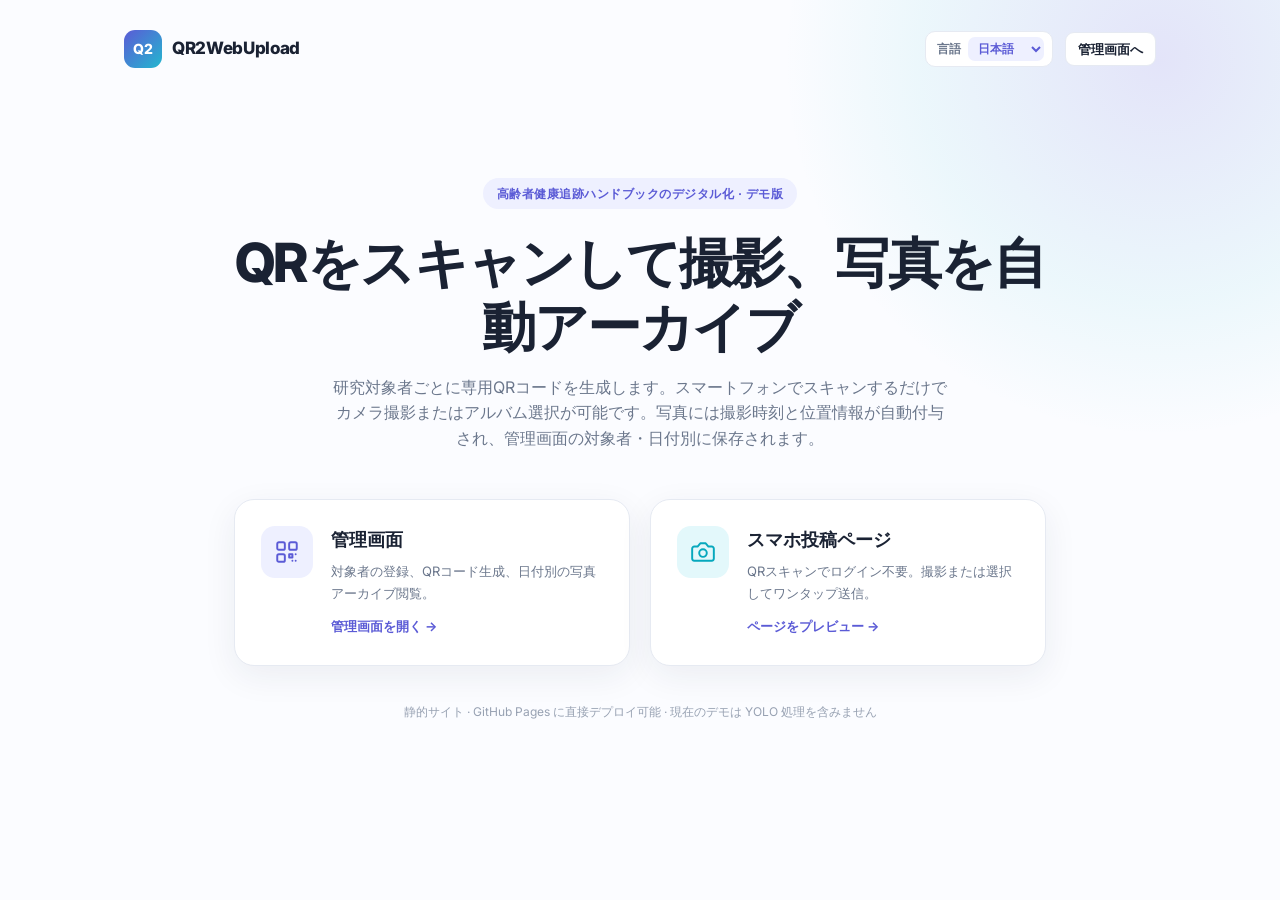
<file: index.html>
<!DOCTYPE html>
<html lang="ja">
<head>
  <meta charset="UTF-8">
  <meta name="viewport" content="width=device-width, initial-scale=1.0">
  <meta http-equiv="refresh" content="0; url=demo/">
  <title>QR2WebUpload</title>
  <script>
    location.replace('demo/' + location.search + location.hash);
  </script>
</head>
<body>
  <p>Redirecting to <a href="demo/">QR2WebUpload demo</a>…</p>
</body>
</html>
</file>
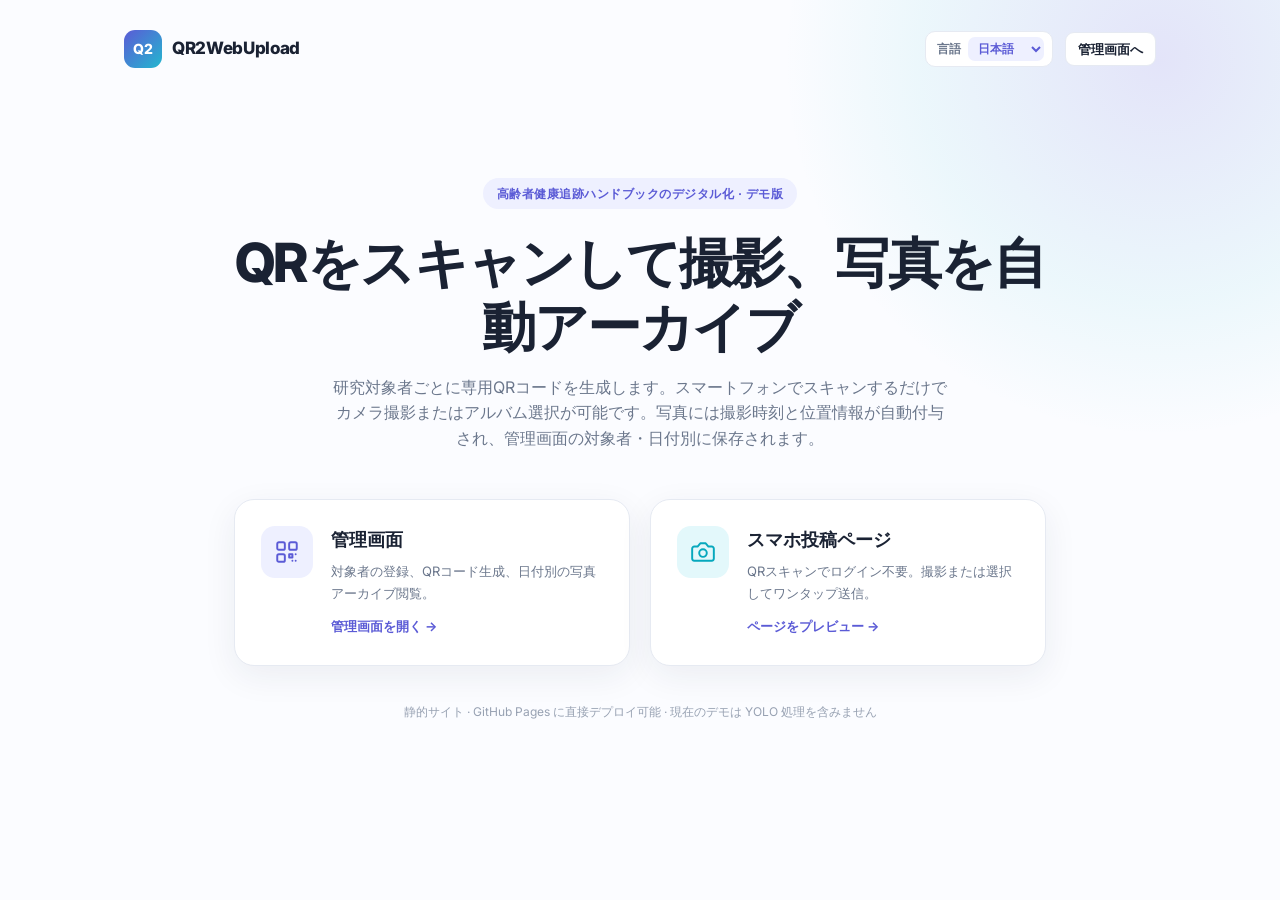
<file: demo/index.html>
<!DOCTYPE html>
<html lang="ja">
<head>
  <meta charset="UTF-8">
  <meta name="viewport" content="width=device-width, initial-scale=1.0">
  <title data-i18n-tag="index.title">QR2WebUpload · 健康手册照片收集系统</title>
  <link rel="stylesheet" href="css/style.css">
</head>
<body class="landing-page">
  <div class="landing-glow"></div>
  <header class="landing-top">
    <div class="brand-lockup">
      <div class="brand-mark">Q2</div>
      <div class="brand-text">QR2WebUpload</div>
    </div>
    <div class="header-actions">
      <label class="lang-switch">
        <span data-i18n="common.language">语言</span>
        <select data-lang-select aria-label="Language"></select>
      </label>
      <a class="btn btn-ghost btn-sm" href="admin.html" data-i18n="index.adminBtn">进入管理后台</a>
    </div>
  </header>

  <main class="landing-main">
    <span class="pill" data-i18n="index.pill">老年人健康追踪手册数字化 · 演示版</span>
    <h1 data-i18n="index.h1">扫码拍摄，照片自动归档</h1>
    <p class="landing-lead" data-i18n="index.lead">
      为每位研究对象生成专属二维码，手机扫码即可调用摄像头拍照或从相册选图。
      照片自动附带拍摄时间与位置信息，并归档到管理后台对应的研究对象与日期下。
    </p>

    <div class="landing-cards">
      <a class="landing-card" href="admin.html">
        <div class="landing-card-icon icon-indigo">
          <svg viewBox="0 0 24 24" fill="none" stroke="currentColor" stroke-width="1.8" stroke-linecap="round" stroke-linejoin="round"><rect x="3" y="3" width="7" height="7" rx="1.5"/><rect x="14" y="3" width="7" height="7" rx="1.5"/><rect x="3" y="14" width="7" height="7" rx="1.5"/><path d="M14 14h3v3h-3zM20 14v.01M17 20v.01M20 20v.01"/></svg>
        </div>
        <div class="landing-card-body">
          <h2 data-i18n="index.cardAdminTitle">管理后台</h2>
          <p data-i18n="index.cardAdminDesc">创建研究对象、生成二维码、按日期查看照片档案。</p>
          <span class="landing-link" data-i18n="index.cardAdminLink">打开后台 →</span>
        </div>
      </a>

      <a class="landing-card" href="upload.html">
        <div class="landing-card-icon icon-cyan">
          <svg viewBox="0 0 24 24" fill="none" stroke="currentColor" stroke-width="1.8" stroke-linecap="round" stroke-linejoin="round"><path d="M14.5 4h-5L7 7H4a2 2 0 0 0-2 2v9a2 2 0 0 0 2 2h16a2 2 0 0 0 2-2V9a2 2 0 0 0-2-2h-3l-2.5-3Z"/><circle cx="12" cy="13" r="3.5"/></svg>
        </div>
        <div class="landing-card-body">
          <h2 data-i18n="index.cardUploadTitle">手机上传页</h2>
          <p data-i18n="index.cardUploadDesc">扫码后免登录进入，拍照或选图后一键提交。</p>
          <span class="landing-link" data-i18n="index.cardUploadLink">预览页面 →</span>
        </div>
      </a>
    </div>

    <div class="landing-foot" data-i18n="index.foot">
      静态站点 · 可直接部署至 GitHub Pages · 当前演示暂不包含 YOLO 识别流程
    </div>
  </main>

  <script src="js/i18n.js"></script>
</body>
</html>
</file>
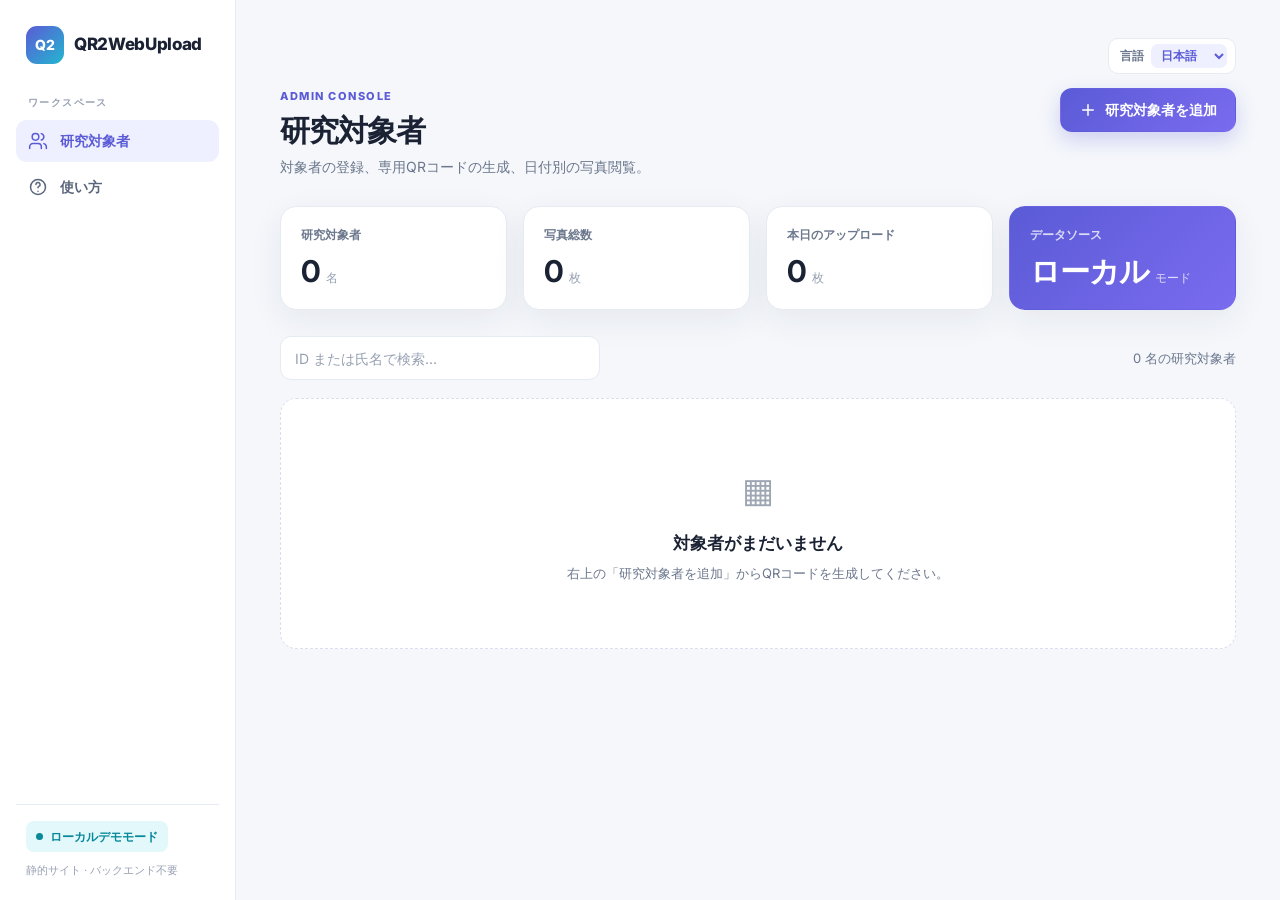
<file: demo/admin.html>
<!DOCTYPE html>
<html lang="ja">
<head>
  <meta charset="UTF-8">
  <meta name="viewport" content="width=device-width, initial-scale=1.0">
  <title data-i18n-tag="admin.title">管理后台 · QR2WebUpload</title>
  <link rel="stylesheet" href="css/style.css">
</head>
<body class="admin-page">
  <div class="app-shell">
    <aside class="sidebar">
      <a class="sidebar-brand" href="index.html">
        <span class="brand-mark">Q2</span>
        <span class="brand-text">QR2WebUpload</span>
      </a>
      <div class="sidebar-label" data-i18n="admin.workbench">工作台</div>
      <nav class="nav">
        <button class="nav-item active" data-view="subjects">
          <svg viewBox="0 0 24 24" fill="none" stroke="currentColor" stroke-width="1.8" stroke-linecap="round" stroke-linejoin="round"><path d="M16 21v-2a4 4 0 0 0-4-4H6a4 4 0 0 0-4 4v2"/><circle cx="9" cy="7" r="4"/><path d="M22 21v-2a4 4 0 0 0-3-3.87M16 3.13a4 4 0 0 1 0 7.75"/></svg>
          <span data-i18n="admin.navSubjects">研究对象</span>
        </button>
        <button class="nav-item" data-view="help">
          <svg viewBox="0 0 24 24" fill="none" stroke="currentColor" stroke-width="1.8" stroke-linecap="round" stroke-linejoin="round"><circle cx="12" cy="12" r="9"/><path d="M9.5 9a2.5 2.5 0 1 1 3.5 2.3c-.8.4-1 1-1 1.7M12 17h.01"/></svg>
          <span data-i18n="admin.navHelp">使用说明</span>
        </button>
      </nav>
      <div class="sidebar-foot">
        <div id="modeBadge" class="mode-badge">本地演示模式</div>
        <div class="sidebar-foot-note" data-i18n="admin.footNote">静态站点 · 无后端依赖</div>
      </div>
    </aside>

    <main class="main">
      <div class="admin-topbar">
        <label class="lang-switch">
          <span data-i18n="common.language">语言</span>
          <select data-lang-select aria-label="Language"></select>
        </label>
      </div>
      <div id="configBanner" class="banner banner-warn" hidden></div>

      <section id="view-subjects" class="view">
        <header class="page-head">
          <div>
            <div class="eyebrow" data-i18n="admin.eyebrow">ADMIN CONSOLE</div>
            <h1 data-i18n="admin.h1">研究对象</h1>
            <p data-i18n="admin.lead">创建受访者档案、生成专属二维码，按日期查看上传的手册照片。</p>
          </div>
          <button id="btnNewSubject" class="btn btn-primary">
            <svg viewBox="0 0 24 24" fill="none" stroke="currentColor" stroke-width="2" stroke-linecap="round"><path d="M12 5v14M5 12h14"/></svg>
            <span data-i18n="admin.newSubject">新建研究对象</span>
          </button>
        </header>

        <div class="stats">
          <div class="stat-card"><span class="stat-label" data-i18n="admin.statSubjects">研究对象</span><strong id="statSubjects">0</strong><span class="stat-unit" data-i18n="admin.unitPersons">位</span></div>
          <div class="stat-card"><span class="stat-label" data-i18n="admin.statPhotos">累计照片</span><strong id="statPhotos">0</strong><span class="stat-unit" data-i18n="admin.unitPhotos">张</span></div>
          <div class="stat-card"><span class="stat-label" data-i18n="admin.statToday">今日上传</span><strong id="statToday">0</strong><span class="stat-unit" data-i18n="admin.unitPhotos">张</span></div>
          <div class="stat-card stat-accent"><span class="stat-label" data-i18n="admin.statSource">数据来源</span><strong id="statMode" class="stat-text">本地</strong><span class="stat-unit" data-i18n="admin.unitMode">模式</span></div>
        </div>

        <div class="toolbar">
          <input id="searchInput" class="input search-input" type="search" data-i18n-ph="admin.searchPh" placeholder="搜索编号或称呼…">
          <span id="subjectCount" class="muted"></span>
        </div>

        <div id="subjectGrid" class="subject-grid"></div>
      </section>

      <section id="view-subject" class="view" hidden>
        <button id="btnBack" class="btn btn-ghost btn-back" data-i18n="admin.back">← 返回研究对象列表</button>
        <header class="page-head">
          <div>
            <div id="detailId" class="eyebrow">P001</div>
            <h1 id="detailName">研究对象</h1>
            <p id="detailNote"></p>
          </div>
          <div class="head-actions">
            <button id="btnDetailQR" class="btn btn-ghost" data-i18n="admin.detailQR">查看二维码</button>
            <button id="btnDetailOpen" class="btn btn-primary" data-i18n="admin.detailOpen">打开上传页</button>
          </div>
        </header>
        <div id="detailMeta" class="detail-meta"></div>
        <div id="dateGroups" class="date-groups"></div>
      </section>

      <section id="view-help" class="view" hidden>
        <header class="page-head">
          <div>
            <div class="eyebrow" data-i18n="admin.helpEyebrow">DOCUMENTATION</div>
            <h1 data-i18n="admin.helpH1">使用说明</h1>
            <p data-i18n="admin.helpLead">本地演示与跨设备云端部署的配置方式。</p>
          </div>
        </header>

        <div class="help-grid">
          <article class="help-card">
            <h3 data-i18n="admin.help1Title">1. 快速本地演示</h3>
            <p data-i18n="admin.help1Body">默认使用浏览器本地存储（localStorage），打开页面即可创建研究对象、生成二维码、上传照片。适合在同一台电脑上演示完整界面流程。</p>
            <p class="help-hint" data-i18n="admin.help1Hint">注意：本地模式下手机扫码上传的数据只保存在手机浏览器里，不会同步到电脑后台。</p>
          </article>

          <article class="help-card">
            <h3 data-i18n="admin.help2Title">2. 开启跨设备同步</h3>
            <div data-i18n-html="admin.help2Steps">
              <ol>
                <li>在 Supabase 新建项目，进入 SQL Editor 执行仓库中的 <code>supabase.sql</code>。</li>
                <li>打开 <code>js/config.js</code>，将 <code>mode</code> 改为 <code>'supabase'</code>，填入 <code>supabaseUrl</code> 与 <code>supabaseAnonKey</code>。</li>
                <li>将 <code>siteBaseUrl</code> 填为 GitHub Pages 访问地址（以 <code>/</code> 结尾），例如 <code>https://用户名.github.io/仓库名/demo/</code>。</li>
                <li>提交到 GitHub，在 Settings → Pages 中选择分支根目录（若 demo 在子目录，访问 <code>/demo/</code>）。</li>
              </ol>
            </div>
            <p class="help-hint" data-i18n="admin.help2Hint">anon key 可以公开在前端；service_role key 绝不可写入前端。演示策略允许匿名读写，正式研究请增加登录与行级安全策略。</p>
          </article>

          <article class="help-card">
            <h3 data-i18n="admin.help3Title">3. 二维码与参数</h3>
            <div data-i18n-html="admin.help3Body">
              <p>每个研究对象自动获得形如 <code>P001</code> 的编号。二维码指向 <code>upload.html?pid=P001</code>，扫码后页面自动锁定研究对象，无需手动输入。</p>
              <p>如需按天区分，可在链接后追加 <code>&amp;day=3</code>（当前演示仅记录，不参与归档）。</p>
            </div>
          </article>

          <article class="help-card">
            <h3 data-i18n="admin.help4Title">4. 拍摄时间与位置</h3>
            <div data-i18n-html="admin.help4Body">
              <p>上传页在压缩图片<strong>之前</strong>读取原始照片的 EXIF 信息，提取拍摄时间与 GPS 坐标，并通过公开地理编码服务转换为地名。后台照片卡片显示时间与位置标签，点击可查看详情。</p>
            </div>
            <p class="help-hint" data-i18n="admin.help4Hint">若手机相机未开启定位权限，照片可能不含 GPS 信息，此时仍会显示上传时间。</p>
          </article>
        </div>
      </section>
    </main>
  </div>

  <div id="modalNew" class="modal" hidden>
    <div class="modal-backdrop" data-close="modalNew"></div>
    <div class="modal-panel">
      <div class="modal-head"><h3 data-i18n="admin.modalNewTitle">新建研究对象</h3><button class="icon-btn" data-close="modalNew" data-i18n-aria="common.close" aria-label="关闭">×</button></div>
      <div class="modal-body">
        <label class="field"><span data-i18n="admin.fieldId">研究对象编号（自动生成）</span><input id="newId" class="input" readonly></label>
        <label class="field"><span data-i18n-html="admin.fieldName">姓名 / 称呼 <em>*</em></span><input id="newName" class="input" data-i18n-ph="admin.namePh" placeholder="例如：王奶奶" maxlength="40"></label>
        <label class="field"><span data-i18n="admin.fieldNote">备注</span><input id="newNote" class="input" data-i18n-ph="admin.notePh" placeholder="选填，例如：社区 A 组" maxlength="80"></label>
      </div>
      <div class="modal-foot"><button class="btn btn-ghost" data-close="modalNew" data-i18n="common.cancel">取消</button><button id="btnCreate" class="btn btn-primary" data-i18n="admin.createBtn">创建并生成二维码</button></div>
    </div>
  </div>

  <div id="modalQR" class="modal" hidden>
    <div class="modal-backdrop" data-close="modalQR"></div>
    <div class="modal-panel modal-panel-sm">
      <div class="modal-head"><h3 id="qrTitle">研究对象二维码</h3><button class="icon-btn" data-close="modalQR" data-i18n-aria="common.close" aria-label="关闭">×</button></div>
      <div class="modal-body qr-body">
        <div class="qr-canvas-wrap"><canvas id="qrCanvas" width="300" height="300"></canvas></div>
        <p id="qrSubject" class="qr-subject"></p>
        <div class="qr-url-row"><input id="qrUrl" class="input" readonly><button id="btnCopyUrl" class="btn btn-ghost btn-sm" data-i18n="admin.copy">复制</button></div>
        <p class="qr-tip" data-i18n="admin.qrTip">打印在手册上，受访者扫码即可进入拍照上传页面。</p>
      </div>
      <div class="modal-foot"><button id="btnDownloadQR" class="btn btn-primary" data-i18n="admin.downloadQR">下载二维码 PNG</button></div>
    </div>
  </div>

  <div id="modalPhoto" class="modal modal-photo" hidden>
    <div class="modal-backdrop" data-close="modalPhoto"></div>
    <div class="modal-panel photo-panel">
      <div class="photo-stage"><img id="photoFull" alt="手册照片" data-i18n-alt="admin.photoTitle"></div>
      <div class="photo-side">
        <div class="modal-head"><h3 data-i18n="admin.photoTitle">照片详情</h3><button class="icon-btn" data-close="modalPhoto" data-i18n-aria="common.close" aria-label="关闭">×</button></div>
        <dl id="photoMeta" class="meta-list"></dl>
        <div id="photoNote" class="photo-note"></div>
        <button id="btnDeletePhoto" class="btn btn-danger" data-i18n="admin.btnDeletePhoto">删除这张照片</button>
      </div>
    </div>
  </div>

  <div id="modalConfirm" class="modal" hidden>
    <div class="modal-backdrop" data-close="modalConfirm"></div>
    <div class="modal-panel modal-panel-sm">
      <div class="modal-head"><h3 data-i18n="admin.confirmTitle">请确认</h3><button class="icon-btn" data-close="modalConfirm" data-i18n-aria="common.close" aria-label="关闭">×</button></div>
      <div class="modal-body"><p id="confirmText" class="confirm-text"></p></div>
      <div class="modal-foot"><button class="btn btn-ghost" data-close="modalConfirm" data-i18n="common.cancel">取消</button><button id="btnConfirmOk" class="btn btn-danger" data-i18n="common.confirmDelete">确认删除</button></div>
    </div>
  </div>

  <script src="js/i18n.js"></script>
  <script src="vendor/qrcode.min.js"></script>
  <script src="js/config.js"></script>
  <script src="js/utils.js"></script>
  <script src="js/store.js"></script>
  <script src="js/admin.js"></script>
</body>
</html>
</file>
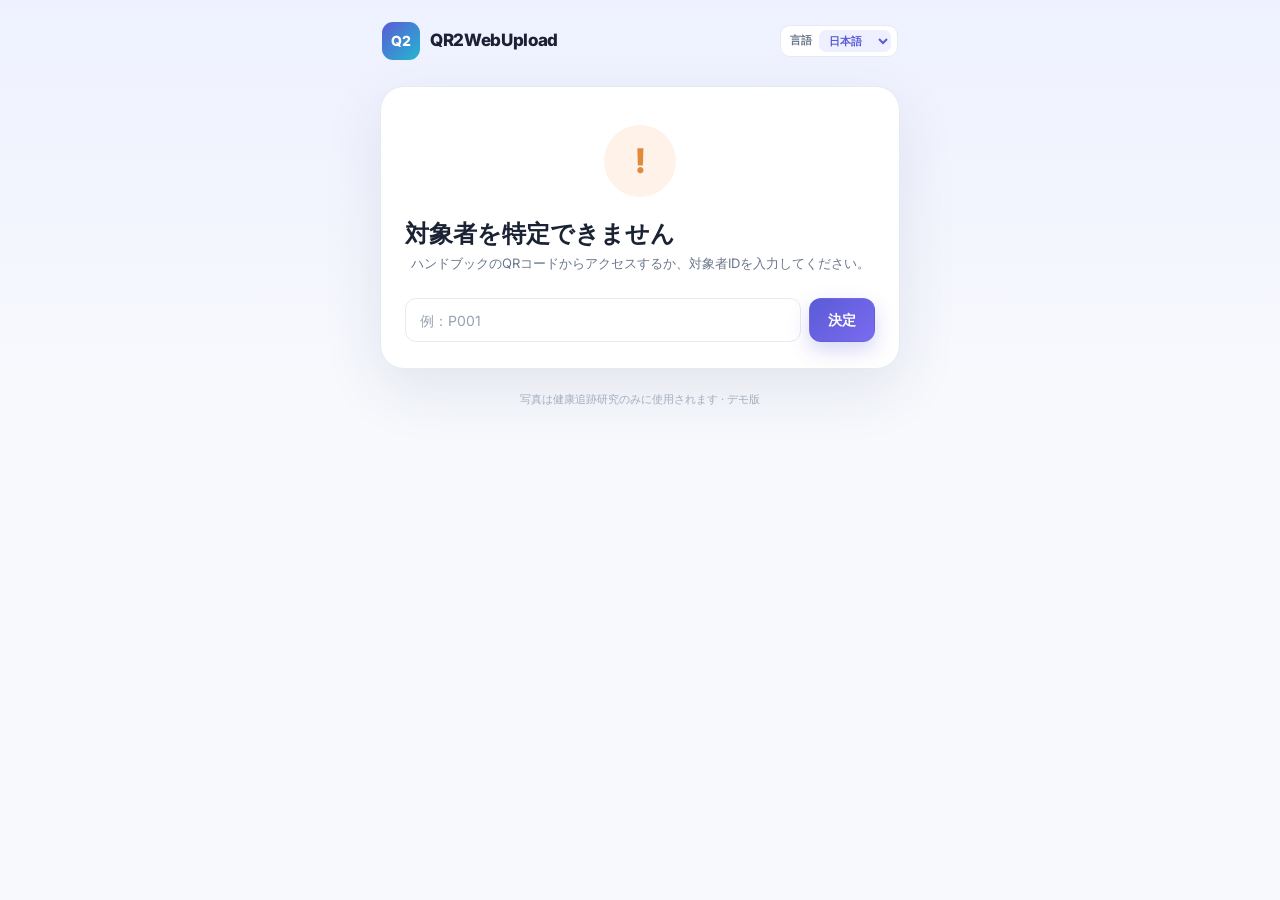
<file: demo/upload.html>
<!DOCTYPE html>
<html lang="ja">
<head>
  <meta charset="UTF-8">
  <meta name="viewport" content="width=device-width, initial-scale=1.0, maximum-scale=1.0, user-scalable=no">
  <title data-i18n-tag="upload.title">照片上传 · QR2WebUpload</title>
  <link rel="stylesheet" href="css/style.css">
</head>
<body class="upload-page">
  <div class="upload-wrap">
    <header class="upload-header">
      <div class="brand-lockup">
        <span class="brand-mark">Q2</span>
        <span class="brand-text">QR2WebUpload</span>
      </div>
      <label class="lang-switch">
        <span data-i18n="common.language">语言</span>
        <select data-lang-select aria-label="Language"></select>
      </label>
    </header>

    <main class="upload-card">
      <section id="uploadIntro">
        <div class="upload-hero-icon">
          <svg viewBox="0 0 24 24" fill="none" stroke="currentColor" stroke-width="1.7" stroke-linecap="round" stroke-linejoin="round"><path d="M14.5 4h-5L7 7H4a2 2 0 0 0-2 2v9a2 2 0 0 0 2 2h16a2 2 0 0 0 2-2V9a2 2 0 0 0-2-2h-3l-2.5-3Z"/><circle cx="12" cy="13" r="3.5"/></svg>
        </div>
        <h1 data-i18n="upload.h1">上传今日手册照片</h1>
        <p class="upload-lead" data-i18n="upload.lead">请拍摄完整手册，尽量保持四角可见、光线充足。</p>

        <div id="subjectBar" class="subject-bar"></div>

        <div class="upload-actions">
          <button id="btnCamera" class="action-btn">
            <span class="action-icon icon-indigo">
              <svg viewBox="0 0 24 24" fill="none" stroke="currentColor" stroke-width="1.8" stroke-linecap="round" stroke-linejoin="round"><path d="M14.5 4h-5L7 7H4a2 2 0 0 0-2 2v9a2 2 0 0 0 2 2h16a2 2 0 0 0 2-2V9a2 2 0 0 0-2-2h-3l-2.5-3Z"/><circle cx="12" cy="13" r="3.5"/></svg>
            </span>
            <strong data-i18n="upload.takePhoto">拍照上传</strong>
            <span data-i18n="upload.takePhotoSub">打开手机摄像头</span>
          </button>
          <button id="btnGallery" class="action-btn">
            <span class="action-icon icon-cyan">
              <svg viewBox="0 0 24 24" fill="none" stroke="currentColor" stroke-width="1.8" stroke-linecap="round" stroke-linejoin="round"><rect x="3" y="3" width="18" height="18" rx="3"/><circle cx="8.5" cy="8.5" r="1.5"/><path d="m21 15-5-5L5 21"/></svg>
            </span>
            <strong data-i18n="upload.fromGallery">从相册选择</strong>
            <span data-i18n="upload.fromGallerySub">上传已有照片</span>
          </button>
        </div>

        <input id="fileCamera" type="file" accept="image/*" capture="environment" hidden>
        <input id="fileGallery" type="file" accept="image/*" hidden>

        <p class="exif-tip">
          <svg viewBox="0 0 24 24" fill="none" stroke="currentColor" stroke-width="1.8" stroke-linecap="round" stroke-linejoin="round"><circle cx="12" cy="12" r="9"/><path d="M12 11v5M12 8h.01"/></svg>
          <span data-i18n="upload.exifTip">系统会读取照片中的拍摄时间与位置，请在相机设置中开启定位权限。</span>
        </p>
      </section>

      <section id="previewArea" hidden>
        <div class="preview-head">
          <h2 data-i18n="upload.confirmTitle">确认照片</h2>
          <button id="btnReset" class="btn btn-ghost btn-sm" data-i18n="upload.chooseAgain">重新选择</button>
        </div>
        <div class="preview-image"><img id="previewImg" data-i18n-alt="upload.previewAlt" alt="待上传照片预览"></div>
        <div id="metaChips" class="meta-chips"></div>
        <label class="field"><span data-i18n="upload.noteLabel">备注（选填）</span><input id="noteInput" class="input" data-i18n-ph="upload.notePh" placeholder="例如：第 3 天"></label>
        <button id="btnSubmit" class="btn btn-primary btn-block" data-i18n="upload.submit">确认上传</button>
      </section>

      <section id="successView" hidden>
        <div class="success-mark">
          <svg viewBox="0 0 24 24" fill="none" stroke="currentColor" stroke-width="2.4" stroke-linecap="round" stroke-linejoin="round"><path d="m5 13 4 4L19 7"/></svg>
        </div>
        <h2 data-i18n="upload.successTitle">上传成功</h2>
        <p id="successText" class="success-text"></p>
        <button id="btnAgain" class="btn btn-primary btn-block" data-i18n="upload.again">继续上传一张</button>
      </section>

      <section id="errorView" hidden>
        <div class="error-mark">!</div>
        <h2 data-i18n="upload.errorTitle">未识别到研究对象</h2>
        <p class="success-text" data-i18n="upload.errorLead">请从手册上的二维码进入，或手动输入研究对象编号。</p>
        <div class="pid-entry">
          <input id="pidInput" class="input" data-i18n-ph="upload.pidPh" placeholder="例如 P001" maxlength="16">
          <button id="btnPid" class="btn btn-primary" data-i18n="upload.ok">确定</button>
        </div>
      </section>
    </main>

    <footer class="upload-foot" data-i18n="upload.foot">照片仅用于健康追踪研究 · 演示版本</footer>
  </div>

  <script src="js/i18n.js"></script>
  <script src="vendor/exifr.min.js"></script>
  <script src="js/config.js"></script>
  <script src="js/utils.js"></script>
  <script src="js/store.js"></script>
  <script src="js/upload.js"></script>
</body>
</html>
</file>
<file: demo/css/style.css>
@import url('https://fonts.googleapis.com/css2?family=Inter:wght@400;500;600;700;800&display=swap');

:root {
  --bg: #f5f7fb;
  --panel: #ffffff;
  --ink: #1a2233;
  --muted: #6b778c;
  --faint: #97a1b2;
  --line: #e6eaf2;
  --brand: #5b5bd6;
  --brand-soft: #eef0ff;
  --cyan: #06a8bd;
  --cyan-soft: #e3f8fb;
  --danger: #e2565d;
  --ok: #17a673;
  --radius: 16px;
  --radius-sm: 10px;
  --shadow: 0 10px 34px rgba(31, 41, 68, 0.07);
  --shadow-lg: 0 24px 70px rgba(24, 32, 56, 0.18);
  --font: 'Inter', -apple-system, BlinkMacSystemFont, 'Segoe UI', 'PingFang SC', 'Hiragino Sans GB', 'Microsoft YaHei', sans-serif;
}

* { box-sizing: border-box; }
[hidden] { display: none !important; }

html, body { margin: 0; padding: 0; }
body {
  font-family: var(--font);
  color: var(--ink);
  background: var(--bg);
  -webkit-font-smoothing: antialiased;
  line-height: 1.6;
}

svg { width: 20px; height: 20px; flex: none; }
h1, h2, h3, p { margin: 0; }
button, input { font-family: inherit; }
a { color: inherit; text-decoration: none; }

/* ---------- shared controls ---------- */
.btn {
  display: inline-flex; align-items: center; justify-content: center; gap: 8px;
  min-height: 44px; padding: 0 18px; border-radius: 12px; border: 1px solid transparent;
  font-size: 14px; font-weight: 600; cursor: pointer; transition: .18s ease;
  white-space: nowrap;
}
.btn svg { width: 18px; height: 18px; }
.btn:hover { transform: translateY(-1px); }
.btn:active { transform: translateY(0); }
.btn-primary { color: #fff; background: linear-gradient(135deg, #5b5bd6, #7a6bef); box-shadow: 0 8px 20px rgba(91, 91, 214, .25); }
.btn-primary:hover { box-shadow: 0 12px 26px rgba(91, 91, 214, .34); }
.btn-ghost { background: #fff; border-color: var(--line); color: var(--ink); }
.btn-ghost:hover { border-color: #cbd2e4; background: #fbfcff; }
.btn-danger { background: #fff; border-color: #f4c9cc; color: var(--danger); }
.btn-danger:hover { background: #fff5f5; }
.btn-sm { min-height: 34px; padding: 0 12px; font-size: 13px; border-radius: 9px; }
.btn-block { width: 100%; min-height: 50px; font-size: 15px; }

.input {
  width: 100%; height: 44px; padding: 0 14px; border: 1px solid var(--line);
  border-radius: 11px; background: #fff; color: var(--ink); font-size: 14px;
  outline: none; transition: .18s ease;
}
.input:focus { border-color: #a5a5ef; box-shadow: 0 0 0 4px rgba(91, 91, 214, .10); }
.input::placeholder { color: var(--faint); }
.input[readonly] { background: #f7f8fc; color: var(--muted); }

.field { display: block; margin-bottom: 16px; }
.field > span { display: block; margin-bottom: 7px; font-size: 13px; font-weight: 600; color: #4a5468; }
.field em { color: var(--danger); font-style: normal; }

.muted { color: var(--muted); font-size: 13px; }
.mono { font-family: ui-monospace, SFMono-Regular, Consolas, monospace; }
.pill {
  display: inline-block; padding: 6px 14px; border-radius: 100px;
  background: var(--brand-soft); color: var(--brand); font-size: 12px; font-weight: 700;
  letter-spacing: .04em;
}
.eyebrow { font-size: 11px; font-weight: 800; letter-spacing: .14em; color: var(--brand); margin-bottom: 6px; }

.brand-mark {
  width: 38px; height: 38px; display: inline-flex; align-items: center; justify-content: center;
  border-radius: 11px; background: linear-gradient(135deg, #5b5bd6, #23b7cf);
  color: #fff; font-weight: 800; font-size: 14px; letter-spacing: -.03em; flex: none;
}
.brand-lockup { display: flex; align-items: center; gap: 10px; }
.brand-text { font-weight: 800; font-size: 17px; letter-spacing: -.02em; }
.icon-indigo { background: var(--brand-soft); color: var(--brand); }
.icon-cyan { background: var(--cyan-soft); color: var(--cyan); }

/* ---------- landing ---------- */
.landing-page { position: relative; min-height: 100vh; overflow: hidden; background: #fbfcff; }
.landing-glow {
  position: absolute; z-index: 0; width: 760px; height: 760px; right: -260px; top: -320px;
  background: radial-gradient(circle, rgba(91,91,214,.15), rgba(35,183,207,.07) 45%, transparent 70%);
  pointer-events: none;
}
.landing-top, .landing-main { position: relative; z-index: 1; }
.landing-top {
  max-width: 1080px; margin: 0 auto; padding: 30px 24px;
  display: flex; align-items: center; justify-content: space-between;
}
.landing-main { max-width: 860px; margin: 0 auto; padding: 80px 24px 60px; text-align: center; }
.landing-main h1 {
  margin: 22px 0 16px; font-size: clamp(34px, 5.4vw, 54px);
  line-height: 1.18; letter-spacing: -.035em; font-weight: 800;
}
.landing-lead { max-width: 620px; margin: 0 auto; color: var(--muted); font-size: 16px; }
.landing-cards { display: grid; grid-template-columns: repeat(2, 1fr); gap: 20px; margin: 48px 0 36px; text-align: left; }
.landing-card {
  display: flex; gap: 18px; padding: 26px; background: #fff; border: 1px solid var(--line);
  border-radius: 20px; box-shadow: var(--shadow); transition: .2s ease;
}
.landing-card:hover { transform: translateY(-4px); box-shadow: 0 18px 44px rgba(31,41,68,.12); border-color: #cfd3f5; }
.landing-card-icon { width: 52px; height: 52px; border-radius: 14px; display: grid; place-items: center; flex: none; }
.landing-card-icon svg { width: 26px; height: 26px; }
.landing-card-body h2 { font-size: 18px; margin-bottom: 6px; }
.landing-card-body p { color: var(--muted); font-size: 13px; line-height: 1.65; }
.landing-link { display: inline-block; margin-top: 12px; color: var(--brand); font-size: 13px; font-weight: 700; }
.landing-foot { color: var(--faint); font-size: 12px; }

/* ---------- admin shell ---------- */
.app-shell { min-height: 100vh; display: flex; }
.sidebar {
  width: 236px; flex: none; background: #fff; border-right: 1px solid var(--line);
  display: flex; flex-direction: column; padding: 26px 16px 20px; position: sticky; top: 0; height: 100vh;
}
.sidebar-brand { display: flex; align-items: center; gap: 10px; padding: 0 10px 30px; }
.sidebar-label { padding: 0 12px 10px; font-size: 10px; letter-spacing: .14em; font-weight: 800; color: var(--faint); }
.nav { display: flex; flex-direction: column; gap: 4px; }
.nav-item {
  display: flex; align-items: center; gap: 12px; width: 100%; padding: 11px 12px;
  border: 0; border-radius: 11px; background: transparent; color: #59657a;
  font-size: 14px; font-weight: 600; cursor: pointer; text-align: left; transition: .16s;
}
.nav-item:hover { background: #f6f7fc; color: var(--ink); }
.nav-item.active { background: var(--brand-soft); color: var(--brand); }
.sidebar-foot { margin-top: auto; padding: 16px 10px 0; border-top: 1px solid var(--line); }
.mode-badge {
  display: inline-flex; align-items: center; gap: 7px; padding: 6px 10px; border-radius: 8px;
  background: var(--cyan-soft); color: #07899a; font-size: 12px; font-weight: 700;
}
.mode-badge::before { content: ''; width: 7px; height: 7px; border-radius: 50%; background: currentColor; }
.sidebar-foot-note { margin-top: 10px; font-size: 11px; color: var(--faint); }

.main { flex: 1; min-width: 0; padding: 38px 44px 70px; max-width: 1440px; margin: 0 auto; width: 100%; }
.view { animation: fade .24s ease; }
@keyframes fade { from { opacity: 0; transform: translateY(6px); } to { opacity: 1; transform: none; } }

.page-head { display: flex; align-items: flex-start; justify-content: space-between; gap: 20px; margin-bottom: 28px; }
.page-head h1 { font-size: 30px; letter-spacing: -.03em; line-height: 1.25; }
.page-head p { margin-top: 7px; color: var(--muted); font-size: 14px; }
.head-actions { display: flex; gap: 10px; flex-wrap: wrap; }
.btn-back { margin-bottom: 18px; }

.banner { padding: 12px 16px; border-radius: 12px; font-size: 13px; margin-bottom: 22px; }
.banner-warn { background: #fff6e6; border: 1px solid #f7dfb0; color: #93631a; }

.stats { display: grid; grid-template-columns: repeat(4, minmax(0,1fr)); gap: 16px; margin-bottom: 26px; }
.stat-card {
  background: #fff; border: 1px solid var(--line); border-radius: var(--radius);
  padding: 18px 20px; box-shadow: var(--shadow); min-height: 104px;
}
.stat-label { display: block; font-size: 12px; color: var(--muted); font-weight: 600; }
.stat-card strong { font-size: 30px; line-height: 1.2; letter-spacing: -.03em; margin-top: 8px; display: inline-block; }
.stat-unit { font-size: 12px; color: var(--faint); margin-left: 6px; }
.stat-text { font-size: 19px; }
.stat-accent { background: linear-gradient(135deg, #5b5bd6, #7a6bef); border-color: transparent; }
.stat-accent .stat-label, .stat-accent .stat-unit { color: rgba(255,255,255,.78); }
.stat-accent strong { color: #fff; }

.toolbar { display: flex; align-items: center; justify-content: space-between; gap: 16px; margin-bottom: 18px; }
.search-input { max-width: 320px; }

/* ---------- subject cards ---------- */
.subject-grid { display: grid; grid-template-columns: repeat(auto-fill, minmax(268px, 1fr)); gap: 18px; }
.subject-card {
  background: #fff; border: 1px solid var(--line); border-radius: var(--radius);
  box-shadow: var(--shadow); overflow: hidden; transition: .2s ease; cursor: pointer;
}
.subject-card:hover { transform: translateY(-3px); box-shadow: 0 16px 40px rgba(31,41,68,.12); border-color: #d3d7ee; }
.subject-card-top { display: flex; gap: 14px; padding: 20px 20px 16px; align-items: center; }
.subject-avatar {
  width: 46px; height: 46px; border-radius: 13px; flex: none;
  background: linear-gradient(135deg, #ececff, #e0f7fa); color: var(--brand);
  display: grid; place-items: center; font-weight: 800; font-size: 13px;
}
.subject-info { min-width: 0; flex: 1; }
.subject-info h3 { font-size: 16px; overflow: hidden; text-overflow: ellipsis; white-space: nowrap; }
.subject-info p { font-size: 12px; color: var(--muted); margin-top: 2px; overflow: hidden; text-overflow: ellipsis; white-space: nowrap; }
.qr-mini { width: 62px; height: 62px; padding: 4px; border: 1px solid var(--line); border-radius: 9px; background: #fff; flex: none; }
.qr-mini canvas { width: 100%; height: 100%; display: block; }
.subject-card-foot {
  display: flex; align-items: center; justify-content: space-between; gap: 8px;
  padding: 12px 20px; background: #fafbfe; border-top: 1px solid var(--line);
}
.subject-stat { font-size: 12px; color: var(--muted); }
.subject-stat b { color: var(--ink); font-size: 13px; }
.icon-actions { display: flex; gap: 6px; }
.icon-btn {
  width: 30px; height: 30px; display: grid; place-items: center; border-radius: 8px;
  border: 1px solid var(--line); background: #fff; color: var(--muted); cursor: pointer;
  font-size: 19px; line-height: 1; transition: .16s;
}
.icon-btn:hover { color: var(--brand); border-color: #c8c8f3; }
.icon-btn svg { width: 15px; height: 15px; }
.icon-btn.danger:hover { color: var(--danger); border-color: #f2c8cb; }

.empty {
  grid-column: 1 / -1; padding: 64px 24px; text-align: center; color: var(--muted);
  background: #fff; border: 1px dashed #d9dfec; border-radius: var(--radius);
}
.empty-icon { font-size: 34px; margin-bottom: 12px; opacity: .65; }
.empty h3 { color: var(--ink); font-size: 17px; margin-bottom: 6px; }
.empty p { font-size: 13px; }

/* ---------- subject detail ---------- */
.detail-meta {
  display: flex; flex-wrap: wrap; gap: 10px; margin-bottom: 26px;
  padding: 14px 18px; background: #fff; border: 1px solid var(--line);
  border-radius: 14px; box-shadow: var(--shadow);
}
.detail-chip { display: inline-flex; align-items: center; gap: 7px; font-size: 13px; color: #4a5468; }
.detail-chip + .detail-chip { border-left: 1px solid var(--line); padding-left: 14px; }
.detail-chip b { color: var(--ink); }
.date-group { margin-bottom: 32px; }
.date-group-head { display: flex; align-items: center; gap: 12px; margin-bottom: 14px; }
.date-group-head h2 { font-size: 17px; letter-spacing: -.01em; }
.date-group-head span { font-size: 12px; color: var(--muted); background: #e9edf6; padding: 3px 10px; border-radius: 100px; }
.date-group-head::after { content: ''; height: 1px; background: var(--line); flex: 1; }
.photo-grid { display: grid; grid-template-columns: repeat(auto-fill, minmax(190px, 1fr)); gap: 14px; }
.photo-card {
  background: #fff; border: 1px solid var(--line); border-radius: 14px; overflow: hidden;
  cursor: pointer; transition: .2s ease; box-shadow: 0 4px 16px rgba(31,41,68,.05);
}
.photo-card:hover { transform: translateY(-3px); box-shadow: var(--shadow); border-color: #cdd2ee; }
.photo-thumb { width: 100%; aspect-ratio: 4 / 3; object-fit: cover; display: block; background: #eef0f6; }
.photo-card-body { padding: 11px 12px 13px; }
.photo-time { font-size: 13px; font-weight: 700; display: flex; align-items: center; gap: 6px; }
.photo-time svg { width: 14px; height: 14px; color: var(--brand); }
.photo-loc { font-size: 11px; color: var(--muted); margin-top: 5px; display: flex; align-items: center; gap: 5px; overflow: hidden; white-space: nowrap; text-overflow: ellipsis; }
.photo-loc svg { width: 13px; height: 13px; color: var(--cyan); flex: none; }
.tag-none { color: var(--faint); font-style: italic; }

/* ---------- modals ---------- */
.modal { position: fixed; inset: 0; z-index: 60; display: grid; place-items: center; padding: 20px; }
.modal-backdrop { position: absolute; inset: 0; background: rgba(20,26,42,.5); backdrop-filter: blur(3px); }
.modal-panel {
  position: relative; width: 100%; max-width: 440px; background: #fff; border-radius: 20px;
  box-shadow: var(--shadow-lg); overflow: hidden; animation: pop .2s ease;
  max-height: 90vh; display: flex; flex-direction: column;
}
@keyframes pop { from { opacity: 0; transform: scale(.97) translateY(8px); } to { opacity: 1; transform: none; } }
.modal-panel-sm { max-width: 400px; }
.modal-head { display: flex; align-items: center; justify-content: space-between; padding: 20px 22px 0; }
.modal-head h3 { font-size: 18px; }
.modal-body { padding: 20px 22px; overflow-y: auto; }
.modal-foot { display: flex; justify-content: flex-end; gap: 10px; padding: 0 22px 22px; }
.confirm-text { color: #4a5468; font-size: 14px; }

.qr-body { text-align: center; }
.qr-canvas-wrap { display: inline-flex; padding: 14px; border: 1px solid var(--line); border-radius: 16px; background: #fff; }
.qr-canvas-wrap canvas { width: 248px; height: 248px; display: block; }
.qr-subject { margin: 14px 0 12px; font-weight: 700; font-size: 15px; }
.qr-url-row { display: flex; gap: 8px; }
.qr-tip { font-size: 11px; color: var(--faint); margin-top: 10px; }

.modal-photo .photo-panel { max-width: 900px; display: grid; grid-template-columns: minmax(0, 1fr) 300px; }
.photo-stage { background: #111725; display: grid; place-items: center; min-height: 380px; overflow: hidden; }
.photo-stage img { max-width: 100%; max-height: 78vh; object-fit: contain; display: block; }
.photo-side { display: flex; flex-direction: column; padding-bottom: 20px; border-left: 1px solid var(--line); }
.photo-side .modal-head { padding-bottom: 10px; }
.meta-list { margin: 6px 0 0; padding: 0 22px; }
.meta-list div { display: flex; justify-content: space-between; gap: 12px; padding: 11px 0; border-bottom: 1px solid #f0f2f7; font-size: 13px; }
.meta-list dt { color: var(--muted); flex: none; }
.meta-list dd { margin: 0; text-align: right; font-weight: 600; word-break: break-all; }
.photo-note { margin: 14px 22px; font-size: 13px; color: #4a5468; background: #f7f8fc; padding: 10px 12px; border-radius: 10px; }
.photo-side .btn-danger { margin: auto 22px 0; }

/* ---------- help ---------- */
.help-grid { display: grid; grid-template-columns: repeat(auto-fit, minmax(320px, 1fr)); gap: 18px; }
.help-card { background: #fff; border: 1px solid var(--line); border-radius: var(--radius); padding: 24px; box-shadow: var(--shadow); }
.help-card h3 { font-size: 16px; margin-bottom: 10px; }
.help-card p, .help-card li { color: #58647a; font-size: 13px; line-height: 1.8; }
.help-card ol { padding-left: 20px; margin: 0 0 12px; }
.help-card code { background: #f1f3f9; padding: 2px 6px; border-radius: 5px; font-size: 12px; color: #4b45a8; }
.help-hint { margin-top: 10px; padding: 10px 12px; background: #fff8ea; border-radius: 9px; color: #8d6722 !important; }

/* ---------- upload page ---------- */
.upload-page { min-height: 100vh; background: linear-gradient(180deg, #eef1ff 0%, #f7f9fd 42%, #f7f9fd 100%); padding: 0 16px 30px; }
.upload-wrap { max-width: 520px; margin: 0 auto; }
.upload-header { display: flex; align-items: center; justify-content: space-between; padding: 22px 2px 26px; }
.upload-badge { font-size: 11px; font-weight: 700; color: var(--brand); background: #fff; padding: 6px 10px; border-radius: 100px; border: 1px solid var(--line); }
.upload-card { background: #fff; border: 1px solid var(--line); border-radius: 24px; box-shadow: 0 20px 60px rgba(43,52,86,.10); padding: 30px 24px 26px; }
.upload-hero-icon { width: 62px; height: 62px; border-radius: 18px; display: grid; place-items: center; background: var(--brand-soft); color: var(--brand); margin: 0 auto 18px; }
.upload-hero-icon svg { width: 30px; height: 30px; }
.upload-card h1 { font-size: 23px; text-align: center; letter-spacing: -.02em; }
.upload-lead { text-align: center; color: var(--muted); font-size: 13px; margin: 8px 0 22px; }
.subject-bar {
  display: flex; align-items: center; gap: 10px; padding: 12px 14px; border-radius: 13px;
  background: #f7f8fd; border: 1px solid var(--line); margin-bottom: 22px;
}
.subject-bar .subject-avatar { width: 38px; height: 38px; border-radius: 10px; font-size: 12px; }
.subject-bar-text { min-width: 0; }
.subject-bar-text b { display: block; font-size: 14px; }
.subject-bar-text span { font-size: 12px; color: var(--muted); }
.subject-bar .check { margin-left: auto; color: var(--ok); font-size: 12px; font-weight: 700; }
.upload-actions { display: grid; grid-template-columns: 1fr 1fr; gap: 12px; }
.action-btn {
  display: flex; flex-direction: column; align-items: center; gap: 4px; padding: 20px 10px 18px;
  border: 1px solid var(--line); border-radius: 16px; background: #fff; cursor: pointer;
  transition: .18s ease;
}
.action-btn:hover { transform: translateY(-2px); border-color: #c8c8f3; box-shadow: var(--shadow); }
.action-icon { width: 46px; height: 46px; border-radius: 13px; display: grid; place-items: center; margin-bottom: 6px; }
.action-icon svg { width: 23px; height: 23px; }
.action-btn strong { font-size: 14px; }
.action-btn > span:last-child { font-size: 11px; color: var(--faint); }
.exif-tip { display: flex; align-items: flex-start; gap: 8px; margin-top: 20px; font-size: 11px; color: var(--faint); line-height: 1.6; }
.exif-tip svg { width: 15px; height: 15px; margin-top: 1px; }

.preview-head { display: flex; align-items: center; justify-content: space-between; margin-bottom: 14px; }
.preview-head h2 { font-size: 18px; }
.preview-image { border-radius: 14px; overflow: hidden; background: #eef0f6; margin-bottom: 16px; }
.preview-image img { width: 100%; max-height: 420px; object-fit: contain; display: block; }
.meta-chips { display: flex; flex-wrap: wrap; gap: 8px; margin-bottom: 20px; }
.meta-chip { display: inline-flex; align-items: center; gap: 6px; padding: 7px 11px; border-radius: 100px; font-size: 12px; background: #f3f4fb; color: #4a5468; }
.meta-chip svg { width: 14px; height: 14px; color: var(--brand); }
.meta-chip.cyan svg { color: var(--cyan); }
.meta-chip.warn { background: #fff6e6; color: #93631a; }

.success-mark, .error-mark { width: 72px; height: 72px; border-radius: 50%; display: grid; place-items: center; margin: 8px auto 18px; }
.success-mark { background: #e5f8f0; color: var(--ok); }
.success-mark svg { width: 36px; height: 36px; }
.error-mark { background: #fff2e8; color: #e08a3c; font-size: 34px; font-weight: 800; }
.success-text { text-align: center; color: var(--muted); font-size: 13px; margin-bottom: 24px; }
.pid-entry { display: flex; gap: 8px; }
.upload-foot { text-align: center; color: #a4adbd; font-size: 11px; padding: 22px 0 0; }

/* ---------- toast ---------- */
.toast {
  position: fixed; z-index: 100; left: 50%; bottom: 28px; transform: translate(-50%, 16px);
  padding: 12px 20px; border-radius: 12px; color: #fff; font-size: 13px; font-weight: 600;
  box-shadow: 0 14px 34px rgba(20,26,42,.25); opacity: 0; transition: .24s ease;
  max-width: calc(100vw - 40px); text-align: center;
}
.toast-in { opacity: 1; transform: translate(-50%, 0); }
.toast-ok { background: #263047; }
.toast-error { background: #c9454d; }

/* ---------- language switch ---------- */
.header-actions { display: flex; align-items: center; gap: 12px; }
.lang-switch {
  display: inline-flex; align-items: center; gap: 7px; padding: 5px 8px 5px 11px;
  border: 1px solid var(--line); border-radius: 10px; background: #fff;
  font-size: 12px; font-weight: 600; color: var(--muted); white-space: nowrap;
}
.lang-switch select {
  border: 0; background: var(--brand-soft); color: var(--brand); border-radius: 7px;
  padding: 4px 6px; font-size: 12px; font-weight: 700; outline: none; cursor: pointer;
}
.admin-topbar { display: flex; justify-content: flex-end; margin-bottom: 14px; }
.upload-header .lang-switch { font-size: 11px; padding: 4px 6px 4px 9px; }
.upload-header .lang-switch select { font-size: 11px; }

/* ---------- responsive ---------- */
@media (max-width: 900px) {
  .sidebar { width: 72px; padding: 20px 10px; align-items: center; }
  .sidebar-brand .brand-text, .sidebar-label, .nav-item span, .sidebar-foot { display: none; }
  .sidebar-brand { padding: 0 0 26px; }
  .nav-item { justify-content: center; padding: 12px; }
  .nav-item svg { width: 21px; height: 21px; }
  .main { padding: 28px 20px 60px; }
  .stats { grid-template-columns: repeat(2, 1fr); }
  .modal-photo .photo-panel { grid-template-columns: 1fr; max-width: 560px; }
  .photo-stage { min-height: 260px; }
  .photo-side { border-left: 0; border-top: 1px solid var(--line); }
}
@media (max-width: 620px) {
  .landing-main { padding-top: 48px; }
  .landing-cards { grid-template-columns: 1fr; }
  .landing-top { padding: 20px 18px; }
  .page-head { flex-direction: column; }
  .page-head h1 { font-size: 26px; }
  .main { padding: 22px 14px 50px; }
  .stats { gap: 10px; }
  .stat-card { padding: 14px; min-height: 88px; }
  .stat-card strong { font-size: 24px; }
  .toolbar { flex-direction: column; align-items: stretch; }
  .search-input { max-width: none; }
  .subject-grid { grid-template-columns: 1fr; }
  .photo-grid { grid-template-columns: repeat(2, 1fr); gap: 10px; }
  .detail-chip + .detail-chip { border-left: 0; padding-left: 0; }
  .upload-card { padding: 26px 18px 22px; border-radius: 20px; }
  .qr-canvas-wrap canvas { width: 210px; height: 210px; }
}
</file>
